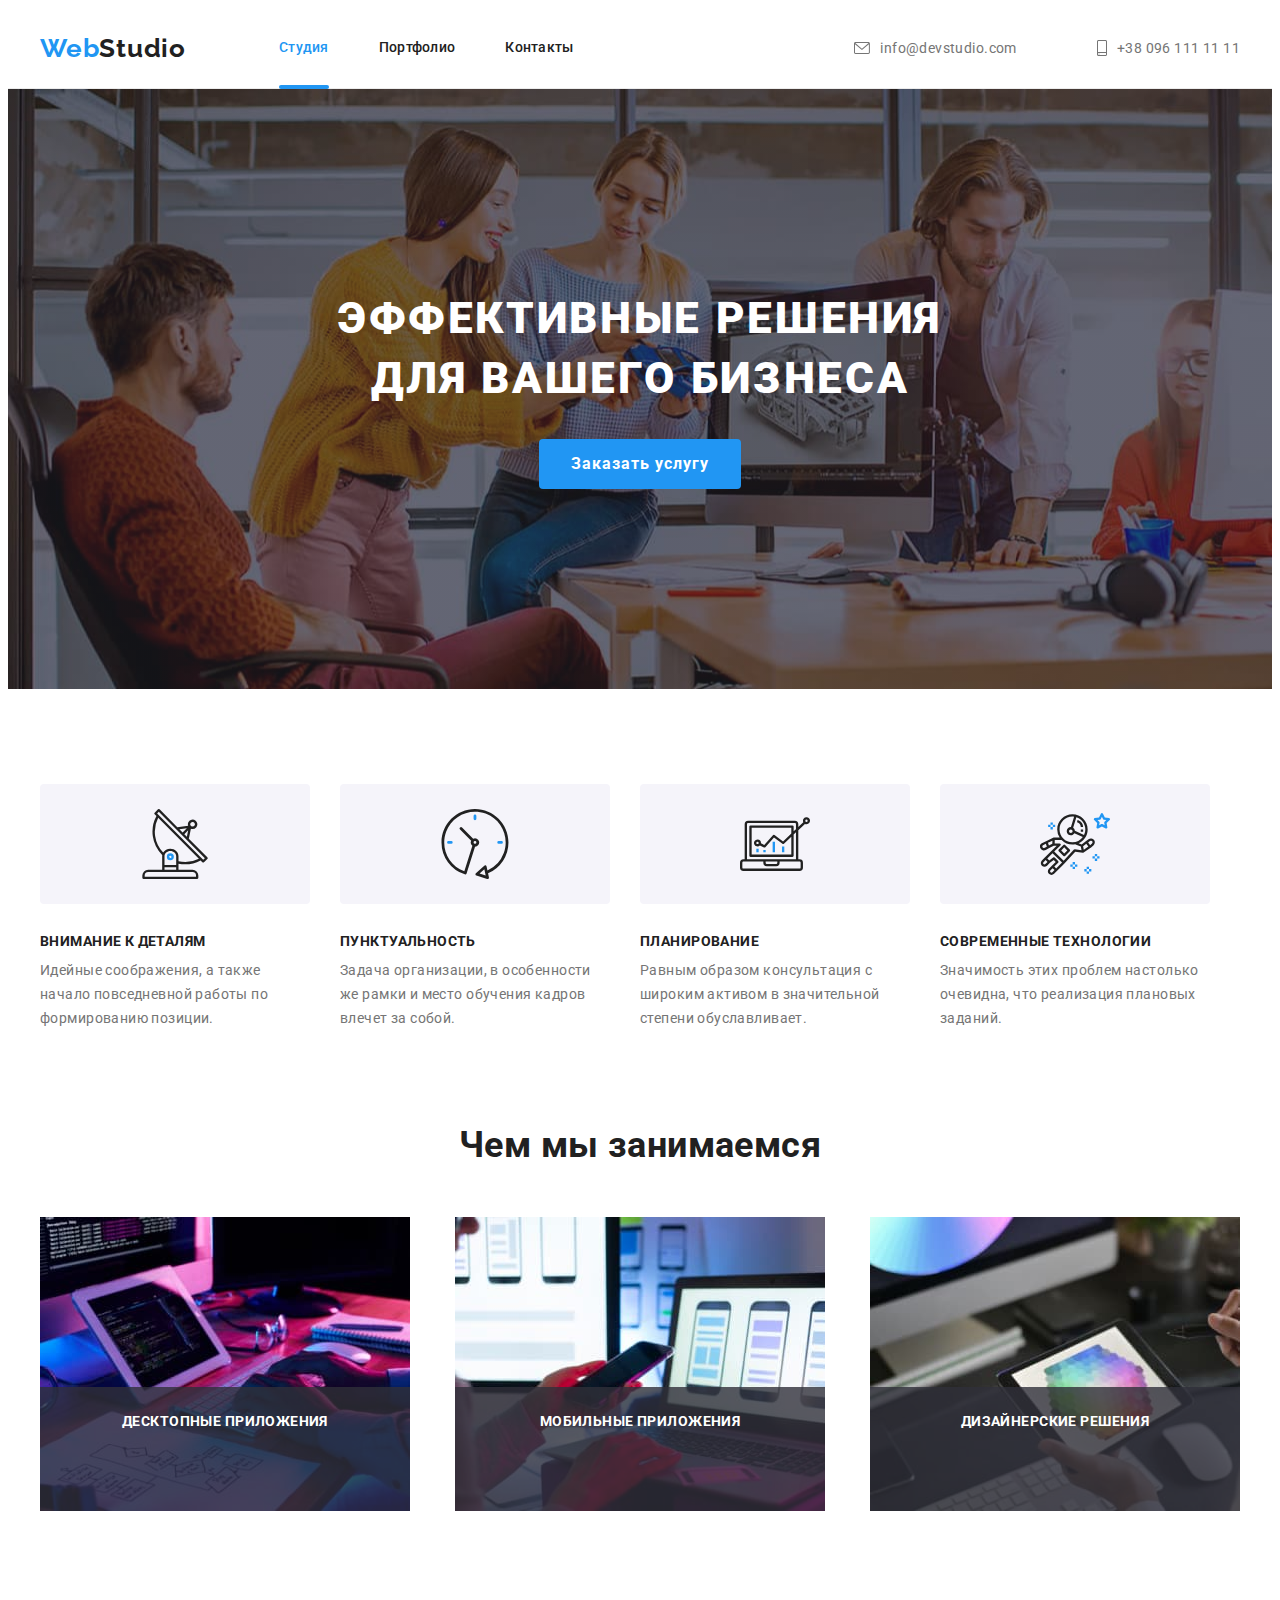
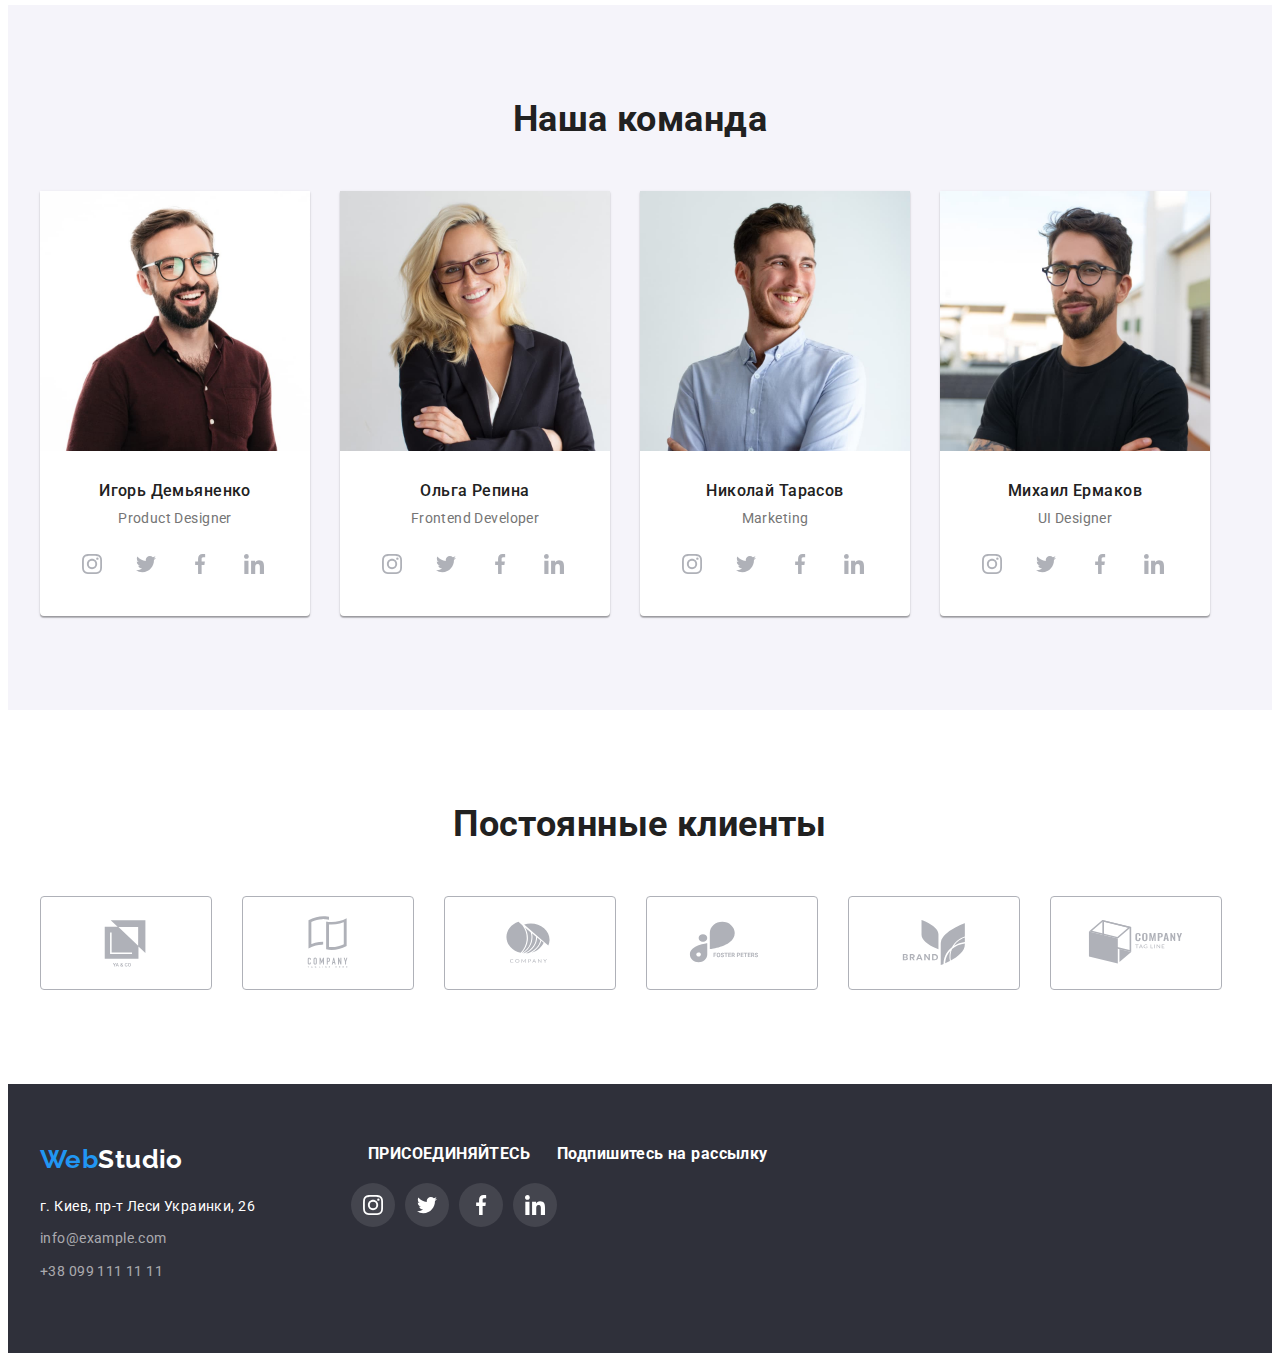
<file: index.html>
<!DOCTYPE html>
<html lang="ru">
  <head>
    <meta charset="UTF-8" />
    <meta http-equiv="X-UA-Compatible" content="IE=edge" />
    <meta name="viewport" content="width=device-width, initial-scale=1.0" />
    <title>Web Studio</title>
    <link
      href="https://fonts.googleapis.com/css2?family=Raleway:wght@700&family=Roboto:wght@400;500;700;900&display=swap"
      rel="stylesheet"
    />
    <link
      rel="stylesheet"
      href="https://cdnjs.cloudflare.com/ajax/libs/modern-normalize/1.1.0/modern-normalize.min.css"
      integrity="sha512-wpPYUAdjBVSE4KJnH1VR1HeZfpl1ub8YT/NKx4PuQ5NmX2tKuGu6U/JRp5y+Y8XG2tV+wKQpNHVUX03MfMFn9Q=="
      crossorigin="anonymous"
      referrerpolicy="no-referrer"
    />
    <link rel="stylesheet" href="./css/styles.css" />
  </head>
  <body>
    <!-- head -->
    <header class="header">
      <div class="container main-nav">
        <nav class="main-nav">
          <a class="logo link" href="/"
            ><span class="logo-link">Web</span>Studio</a
          >
          <ul class="top-nav list">
            <li class="top-nav-item">
              <a class="top-nav link studio active" href="./index.html"
                >Студия</a
              >
            </li>
            <li class="top-nav-item">
              <a class="top-nav link" href="./portfolio.html">Портфолио</a>
            </li>
            <li class="top-nav-item">
              <a class="top-nav link" href="">Контакты</a>
            </li>
          </ul>
        </nav>
        <ul class="top-contacts list">
          <li class="item">
            <a class="link" href="mailto:info@devstudio.com">
              <svg class="item-icon" width="16" height="12">
                <use href="./images/sprite.svg#icon-envelope"></use>
              </svg>
              info@devstudio.com</a
            >
          </li>
          <li class="item">
            <a class="link" href="tel:+380961111111">
              <svg class="item-icon" width="10" height="16">
                <use href="./images/sprite.svg#icon-smartphone"></use>
              </svg>
              +38 096 111 11 11</a
            >
          </li>
        </ul>
      </div>
    </header>
    <main>
      <!-- hero -->
      <section class="hero">
        <div class="container">
          <h1 class="hero-title">Эффективные решения для вашего бизнеса</h1>
          <button class="hero-btn" type="button" data-modal-open>
            Заказать услугу
          </button>
        </div>
      </section>
      <!-- Features -->
      <section class="features section">
        <div class="container">
          <h2 class="features-title">Наши преимущества</h2>
          <ul class="features-list list">
            <li class="item">
              <div class="feature-icon">
                <svg class="item-icon" width="70" height="70">
                  <use href="./images/sprite.svg#icon-antenna"></use>
                </svg>
              </div>
              <h3 class="title">Внимание к деталям</h3>
              <p class="features-description">
                Идейные соображения, а также начало повседневной работы по
                формированию позиции.
              </p>
            </li>
            <li class="item">
              <div class="feature-icon">
                <svg class="item-icon" width="70" height="70">
                  <use href="./images/sprite.svg#icon-clock"></use>
                </svg>
              </div>
              <h3 class="title">Пунктуальность</h3>
              <p class="features-description">
                Задача организации, в особенности же рамки и место обучения
                кадров влечет за собой.
              </p>
            </li>
            <li class="item">
              <div class="feature-icon">
                <svg class="item-icon" width="70" height="70">
                  <use href="./images/sprite.svg#icon-diagram"></use>
                </svg>
              </div>
              <h3 class="title">Планирование</h3>
              <p class="features-description">
                Равным образом консультация с широким активом в значительной
                степени обуславливает.
              </p>
            </li>
            <li class="item">
              <div class="feature-icon">
                <svg class="item-icon" width="70" height="70">
                  <use href="./images/sprite.svg#icon-astronaut"></use>
                </svg>
              </div>
              <h3 class="title">Современные технологии</h3>
              <p class="features-description">
                Значимость этих проблем настолько очевидна, что реализация
                плановых заданий.
              </p>
            </li>
          </ul>
        </div>
      </section>
      <!-- about -->
      <section class="section no-padding">
        <div class="container">
          <h2 class="about-us-title">Чем мы занимаемся</h2>
          <ul class="list about">
            <li class="about-us-item">
              <div class="about-us-overlay">
                <p>Десктопные приложения</p>
                <img
                  src="./images/box1.jpg"
                  alt="our projects"
                  width="370"
                  height="294"
                />
              </div>
            </li>
            <li class="about-us-item">
              <div class="about-us-overlay">
                <p>Мобильные приложения</p>
                <img
                  src="./images/box2.jpg"
                  alt="our projects"
                  width="370"
                  height="294"
                />
              </div>
            </li>
            <li class="about-us-item">
              <div class="about-us-overlay">
                <p>Дизайнерские решения</p>
                <img
                  src="./images/box3.jpg"
                  alt="our projects"
                  width="370"
                  height="294"
                />
              </div>
            </li>
          </ul>
        </div>
      </section>
      <!-- team -->
      <section class="team section">
        <h2 class="team-title">Наша команда</h2>
        <div class="container">
          <ul class="team-list list">
            <li class="team-list-item">
              <img
                class="team-foto"
                src="./images/product-designer.jpg"
                alt="Product Designer"
                width="270"
                height="260"
              />
              <div class="card-content">
                <h3 class="title">Игорь Демьяненко</h3>
                <p class="text">Product Designer</p>
                <ul class="social-list">
                  <li class="social-item">
                    <a href="" class="link">
                      <svg class="soc-item-icon">
                        <use href="./images/sprite.svg#icon-instagram"></use>
                      </svg>
                    </a>
                  </li>
                  <li class="social-item">
                    <a href="" class="link">
                      <svg class="soc-item-icon">
                        <use href="./images/sprite.svg#icon-twitter"></use>
                      </svg>
                    </a>
                  </li>
                  <li class="social-item">
                    <a href="" class="link">
                      <svg class="soc-item-icon">
                        <use href="./images/sprite.svg#icon-facebook"></use>
                      </svg>
                    </a>
                  </li>
                  <li class="social-item">
                    <a href="" class="link">
                      <svg class="soc-item-icon">
                        <use href="./images/sprite.svg#icon-linkedin"></use>
                      </svg>
                    </a>
                  </li>
                </ul>
              </div>
            </li>
            <li class="team-list-item">
              <img
                class="team-foto"
                src="./images/frontend-developer.jpg"
                alt="Frontend Developer"
                width="270"
                height="260"
              />
              <div class="card-content">
                <h3 class="title">Ольга Репина</h3>
                <p class="text">Frontend Developer</p>
                <ul class="social-list">
                  <li class="social-item">
                    <a href="" class="link">
                      <svg class="soc-item-icon">
                        <use href="./images/sprite.svg#icon-instagram"></use>
                      </svg>
                    </a>
                  </li>
                  <li class="social-item">
                    <a href="" class="link">
                      <svg class="soc-item-icon">
                        <use href="./images/sprite.svg#icon-twitter"></use>
                      </svg>
                    </a>
                  </li>
                  <li class="social-item">
                    <a href="" class="link">
                      <svg class="soc-item-icon">
                        <use href="./images/sprite.svg#icon-facebook"></use>
                      </svg>
                    </a>
                  </li>
                  <li class="social-item">
                    <a href="" class="link">
                      <svg class="soc-item-icon">
                        <use href="./images/sprite.svg#icon-linkedin"></use>
                      </svg>
                    </a>
                  </li>
                </ul>
              </div>
            </li>
            <li class="team-list-item">
              <img
                class="team-foto"
                src="./images/marketing.jpg"
                alt="Marketing"
                width="270"
                height="260"
              />
              <div class="card-content">
                <h3 class="title">Николай Тарасов</h3>
                <p class="text">Marketing</p>
                <ul class="social-list">
                  <li class="social-item">
                    <a href="" class="link">
                      <svg class="soc-item-icon">
                        <use href="./images/sprite.svg#icon-instagram"></use>
                      </svg>
                    </a>
                  </li>
                  <li class="social-item">
                    <a href="" class="link">
                      <svg class="soc-item-icon">
                        <use href="./images/sprite.svg#icon-twitter"></use>
                      </svg>
                    </a>
                  </li>
                  <li class="social-item">
                    <a href="" class="link">
                      <svg class="soc-item-icon">
                        <use href="./images/sprite.svg#icon-facebook"></use>
                      </svg>
                    </a>
                  </li>
                  <li class="social-item">
                    <a href="" class="link">
                      <svg class="soc-item-icon">
                        <use href="./images/sprite.svg#icon-linkedin"></use>
                      </svg>
                    </a>
                  </li>
                </ul>
              </div>
            </li>
            <li class="team-list-item">
              <img
                class="team-foto"
                src="./images/ui-designer.jpg"
                alt="UI Designer"
                width="270"
                height="260"
              />
              <div class="card-content">
                <h3 class="title">Михаил Ермаков</h3>
                <p class="text">UI Designer</p>
                <ul class="social-list">
                  <li class="social-item">
                    <a href="" class="link">
                      <svg class="soc-item-icon">
                        <use href="./images/sprite.svg#icon-instagram"></use>
                      </svg>
                    </a>
                  </li>
                  <li class="social-item">
                    <a href="" class="link">
                      <svg class="soc-item-icon">
                        <use href="./images/sprite.svg#icon-twitter"></use>
                      </svg>
                    </a>
                  </li>
                  <li class="social-item">
                    <a href="" class="link">
                      <svg class="soc-item-icon">
                        <use href="./images/sprite.svg#icon-facebook"></use>
                      </svg>
                    </a>
                  </li>
                  <li class="social-item">
                    <a href="" class="link">
                      <svg class="soc-item-icon">
                        <use href="./images/sprite.svg#icon-linkedin"></use>
                      </svg>
                    </a>
                  </li>
                </ul>
              </div>
            </li>
          </ul>
        </div>
      </section>
      <!-- clients -->
      <section class="clients section">
        <div class="container">
          <h2 class="team-title">Постоянные клиенты</h2>
          <ul class="clients-item">
            <li class="list">
              <a class="link" href="">
                <svg class="clients-svg">
                  <use href="./images/sprite.svg#icon-yaco-logo"></use>
                </svg>
              </a>
            </li>
            <li class="list">
              <a class="link" href="">
                <svg class="clients-svg">
                  <use href="./images/sprite.svg#icon-tagline-logo"></use>
                </svg>
              </a>
            </li>
            <li class="list">
              <a class="link" href="">
                <svg class="clients-svg">
                  <use href="./images/sprite.svg#icon-company-logo"></use>
                </svg>
              </a>
            </li>
            <li class="list">
              <a class="link" href="">
                <svg class="clients-svg">
                  <use href="./images/sprite.svg#icon-foster"></use>
                </svg>
              </a>
            </li>
            <li class="list">
              <a class="link" href="">
                <svg class="clients-svg">
                  <use href="./images/sprite.svg#icon-brand"></use>
                </svg>
              </a>
            </li>
            <li class="list">
              <a class="link" href="">
                <svg class="clients-svg">
                  <use href="./images/sprite.svg#icon-tag-logo"></use>
                </svg>
              </a>
            </li>
          </ul>
        </div>
      </section>
    </main>
    <!-- footer -->
    <footer>
      <div class="container">
        <div class="footer-main">
          <div class="footer-left">
            <a class="footer-logo link" href="./index.html"
              ><span class="logo-link">Web</span>Studio</a
            >
            <address>
              <a
                class="footer-location link"
                href="https://goo.gl/maps/7Ep2g2B2rvwe2ufp7"
                target="_blank"
                rel="noreferrer noopener"
              >
                г. Киев, пр-т Леси Украинки, 26</a
              >
              <ul class="footer-nav list">
                <li>
                  <a class="link" href="mailto:info@example.com"
                    >info@example.com</a
                  >
                </li>
                <li>
                  <a class="link" href="tel:+380991111111">+38 099 111 11 11</a>
                </li>
              </ul>
            </address>
          </div>
          <div class="footer-soc">
            <h3>Присоединяйтесь</h3>
            <ul class="footer-soc-list">
              <li class="footer-soc-item">
                <a href="" class="footer-soc-link list">
                  <svg class="soc-item-icon">
                    <use href="./images/sprite.svg#icon-instagram"></use>
                  </svg>
                </a>
              </li>
              <li class="footer-soc-item">
                <a href="" class="footer-soc-link list">
                  <svg class="soc-item-icon">
                    <use href="./images/sprite.svg#icon-twitter"></use>
                  </svg>
                </a>
              </li>
              <li class="footer-soc-item">
                <a href="" class="footer-soc-link list">
                  <svg class="soc-item-icon">
                    <use href="./images/sprite.svg#icon-facebook"></use>
                  </svg>
                </a>
              </li>
              <li class="footer-soc-item">
                <a href="" class="footer-soc-link list">
                  <svg class="soc-item-icon">
                    <use href="./images/sprite.svg#icon-linkedin"></use>
                  </svg>
                </a>
              </li>
            </ul>
          </div>
          <div class="footer-right">
            <form action=""></form>
            <h3>Подпишитесь на рассылку</h3>
          </div>
        </div>
      </div>
    </footer>
    <div class="backdrop is-hidden" data-modal>
      <div class="modal">
        <button class="modal-close" data-modal-close type="button">
          <svg class="close-modal-icon">
            <use href="./images/sprite.svg#icon-close-modal"></use>
          </svg>
        </button>
      </div>
    </div>
    <script src="./js/modal.js" defer></script>
  </body>
</html>
</file>
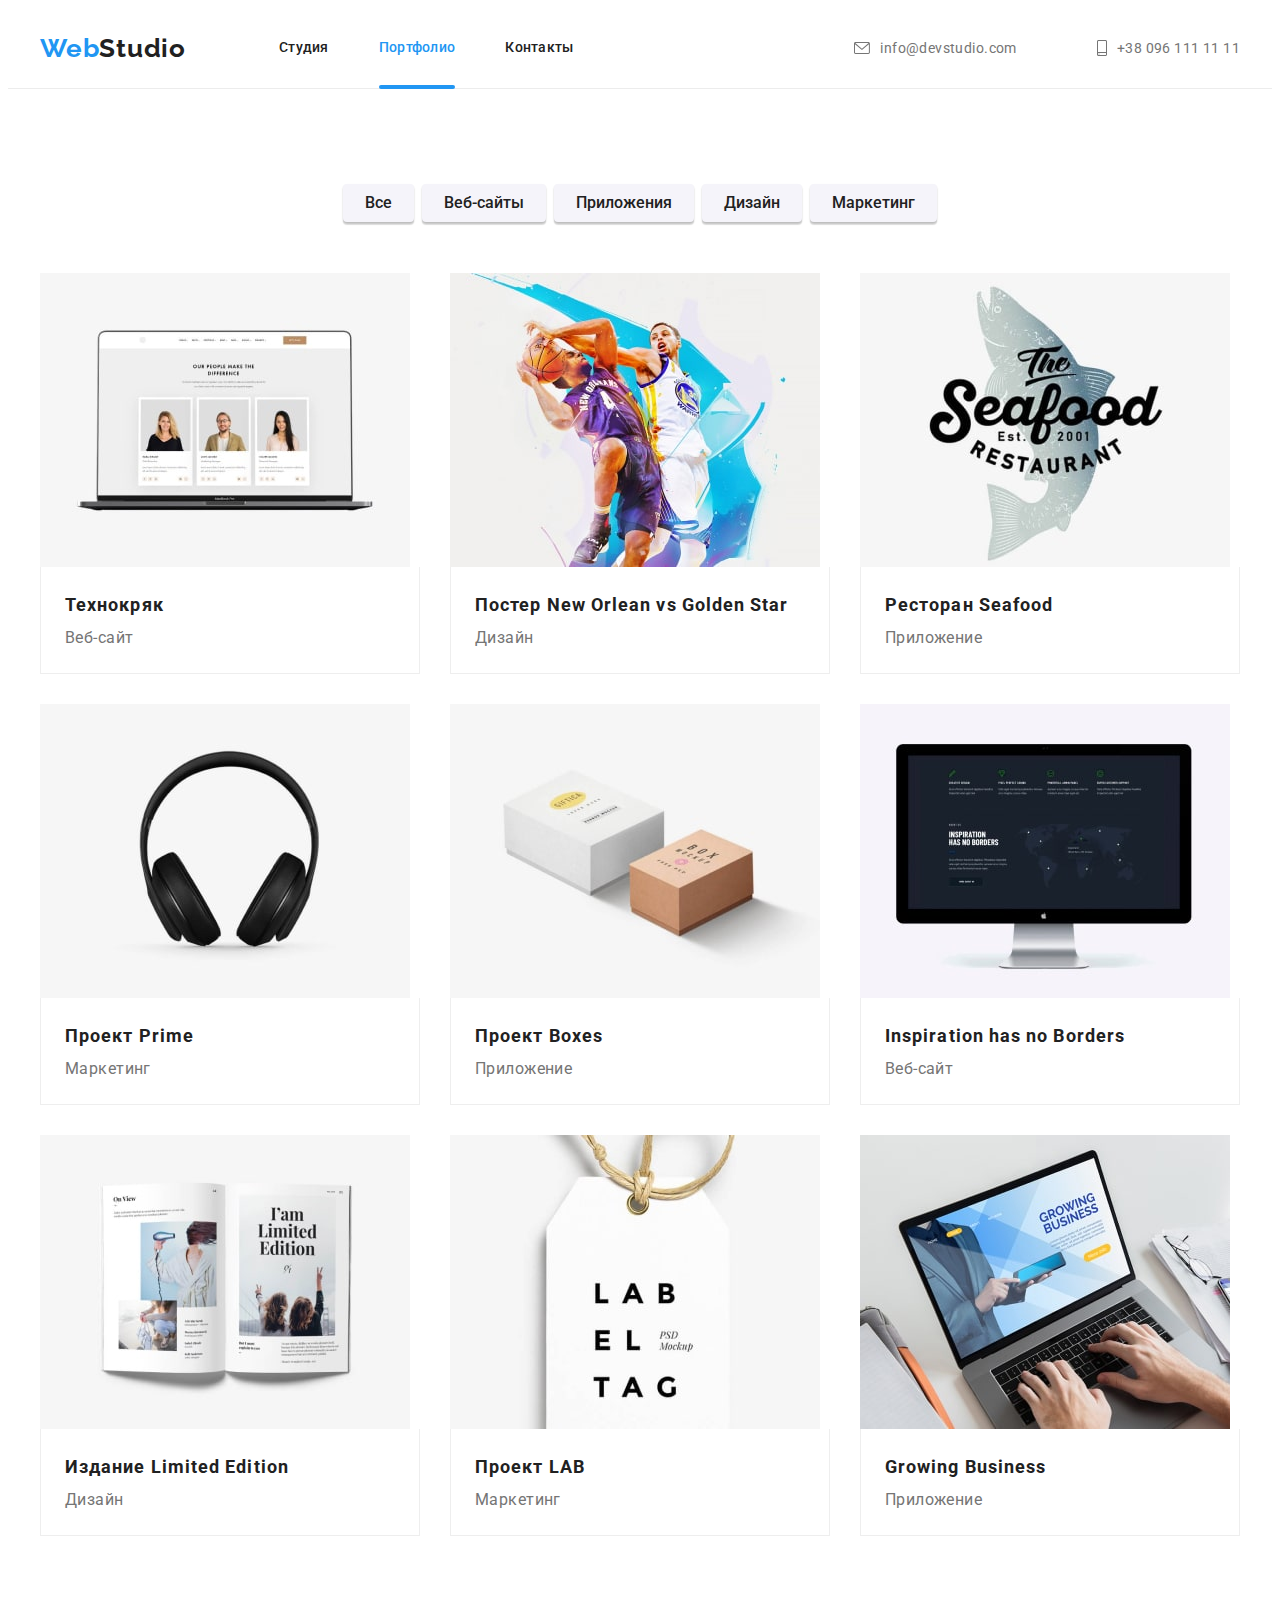
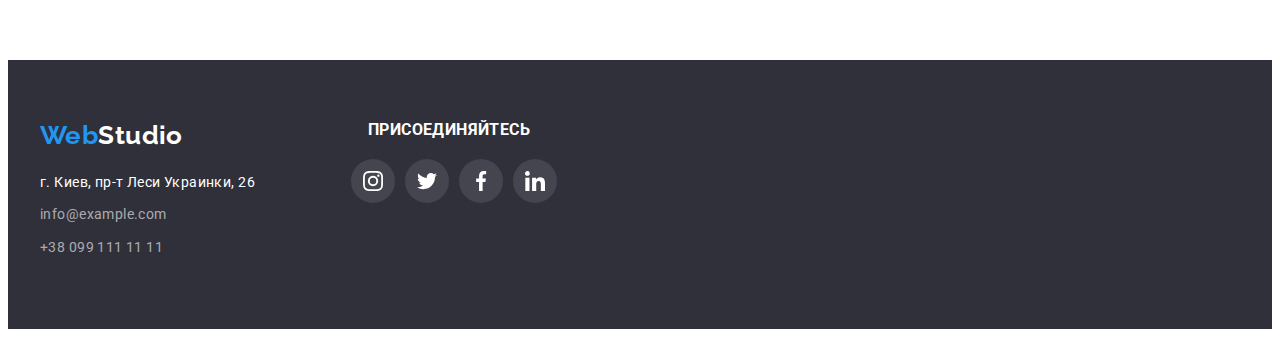
<file: portfolio.html>
<!DOCTYPE html>
<html lang="en">
  <head>
    <meta charset="UTF-8" />
    <meta http-equiv="X-UA-Compatible" content="IE=edge" />
    <meta name="viewport" content="width=device-width, initial-scale=1.0" />
    <title>Portfolio</title>
    <link
      href="https://fonts.googleapis.com/css2?family=Raleway:wght@700&family=Roboto:wght@400;500;700;900&display=swap"
      rel="stylesheet"
    />
    <link
      rel="stylesheet"
      href="https://cdnjs.cloudflare.com/ajax/libs/modern-normalize/1.1.0/modern-normalize.min.css"
      integrity="sha512-wpPYUAdjBVSE4KJnH1VR1HeZfpl1ub8YT/NKx4PuQ5NmX2tKuGu6U/JRp5y+Y8XG2tV+wKQpNHVUX03MfMFn9Q=="
      crossorigin="anonymous"
      referrerpolicy="no-referrer"
    />
    <link rel="stylesheet" href="./css/styles.css" />
  </head>
  <body>
    <!-- head -->
    <header class="header">
      <div class="container main-nav">
        <nav class="main-nav">
          <a class="logo link" href="/"
            ><span class="logo-link">Web</span>Studio</a
          >
          <ul class="top-nav list">
            <li class="top-nav-item">
              <a class="top-nav link" href="./index.html">Студия</a>
            </li>
            <li class="top-nav-item">
              <a class="top-nav link portfolio active" href="./portfolio.html"
                >Портфолио</a
              >
            </li>
            <li class="top-nav-item">
              <a class="top-nav link" href="">Контакты</a>
            </li>
          </ul>
        </nav>
        <ul class="top-contacts list">
          <li class="item">
            <a class="link" href="mailto:info@devstudio.com">
              <svg class="item-icon" width="16" height="12">
                <use href="./images/sprite.svg#icon-envelope"></use>
              </svg>
              info@devstudio.com</a
            >
          </li>
          <li class="item">
            <a class="link" href="tel:+380961111111">
              <svg class="item-icon" width="10" height="16">
                <use href="./images/sprite.svg#icon-smartphone"></use>
              </svg>
              +38 096 111 11 11</a
            >
          </li>
        </ul>
      </div>
    </header>
    <!-- main -->
    <section class="section">
      <!-- main menu-->
      <div class="container flex">
        <h1 class="main-title">Наши работы</h1>
        <ul class="main-list list">
          <li class="main-item">
            <button class="portfolio-main-btn" type="button">Все</button>
          </li>
          <li class="main-item">
            <button class="portfolio-main-btn" type="button">Веб-сайты</button>
          </li>
          <li class="main-item">
            <button class="portfolio-main-btn" type="button">Приложения</button>
          </li>
          <li class="main-item">
            <button class="portfolio-main-btn" type="button">Дизайн</button>
          </li>
          <li class="main-item">
            <button class="portfolio-main-btn" type="button">Маркетинг</button>
          </li>
        </ul>

        <!-- examples -->
        <h2 class="example-title-hide">Примеры работ</h2>
        <ul class="list example-card">
          <li class="card-portfolio">
            <div class="card-thumb">
              <div class="card-overlay">
                <p>
                  Технокряк это современная площадка распространения
                  коронавируса. Компании используют эту платформу для цифрового
                  шпионажа и атак на защищённые сервера конкурентов.
                </p>
              </div>
              <img
                class="example-img"
                src="./images/portfolio/tehno.jpg"
                alt="Технокряк"
                width="370"
                height="294"
              />
            </div>
            <div class="portfolio-card-description">
              <h2 class="example-title">Технокряк</h2>
              <p class="example-description">Веб-сайт</p>
            </div>
          </li>
          <li class="card-portfolio">
            <div class="card-thumb">
              <div class="card-overlay">
                <p>
                  Технокряк это современная площадка распространения
                  коронавируса. Компании используют эту платформу для цифрового
                  шпионажа и атак на защищённые сервера конкурентов.
                </p>
              </div>
              <img
                class="example-img"
                src="./images/portfolio/orlean.jpg"
                alt="Постер New Orlean vs Golden Star"
                width="370"
                height="294"
              />
            </div>
            <div class="portfolio-card-description">
              <h2 class="example-title">Постер New Orlean vs Golden Star</h2>
              <p class="example-description">Дизайн</p>
            </div>
          </li>
          <li class="card-portfolio">
            <div class="card-thumb">
              <div class="card-overlay">
                <p>
                  Технокряк это современная площадка распространения
                  коронавируса. Компании используют эту платформу для цифрового
                  шпионажа и атак на защищённые сервера конкурентов.
                </p>
              </div>
              <img
                class="example-img"
                src="./images/portfolio/seafood.jpg"
                alt="Ресторан Seafood"
                width="370"
                height="294"
              />
            </div>
            <div class="portfolio-card-description">
              <h2 class="example-title">Ресторан Seafood</h2>
              <p class="example-description">Приложение</p>
            </div>
          </li>
          <li class="card-portfolio">
            <div class="card-thumb">
              <div class="card-overlay">
                <p>
                  Технокряк это современная площадка распространения
                  коронавируса. Компании используют эту платформу для цифрового
                  шпионажа и атак на защищённые сервера конкурентов.
                </p>
              </div>
              <img
                class="example-img"
                src="./images/portfolio/prime.jpg"
                alt="Проект Prime"
                width="370"
                height="294"
              />
            </div>
            <div class="portfolio-card-description">
              <h2 class="example-title">Проект Prime</h2>
              <p class="example-description">Маркетинг</p>
            </div>
          </li>
          <li class="card-portfolio">
            <div class="card-thumb">
              <div class="card-overlay">
                <p>
                  Технокряк это современная площадка распространения
                  коронавируса. Компании используют эту платформу для цифрового
                  шпионажа и атак на защищённые сервера конкурентов.
                </p>
              </div>
              <img
                class="example-img"
                src="./images/portfolio/boxes.jpg"
                alt="Проект Boxes"
                width="370"
                height="294"
              />
            </div>
            <div class="portfolio-card-description">
              <h2 class="example-title">Проект Boxes</h2>
              <p class="example-description">Приложение</p>
            </div>
          </li>
          <li class="card-portfolio">
            <div class="card-thumb">
              <div class="card-overlay">
                <p>
                  Технокряк это современная площадка распространения
                  коронавируса. Компании используют эту платформу для цифрового
                  шпионажа и атак на защищённые сервера конкурентов.
                </p>
              </div>
              <img
                class="example-img"
                src="./images/portfolio/inspiration.jpg"
                alt="Inspiration has no Borders"
                width="370"
                height="294"
              />
            </div>
            <div class="portfolio-card-description">
              <h2 class="example-title">Inspiration has no Borders</h2>
              <p class="example-description">Веб-сайт</p>
            </div>
          </li>
          <li class="card-portfolio">
            <div class="card-thumb">
              <div class="card-overlay">
                <p>
                  Технокряк это современная площадка распространения
                  коронавируса. Компании используют эту платформу для цифрового
                  шпионажа и атак на защищённые сервера конкурентов.
                </p>
              </div>
              <img
                class="example-img"
                src="./images/portfolio/limited.jpg"
                alt="Издание Limited Edition"
                width="370"
                height="294"
              />
            </div>
            <div class="portfolio-card-description">
              <h2 class="example-title">Издание Limited Edition</h2>
              <p class="example-description">Дизайн</p>
            </div>
          </li>
          <li class="card-portfolio">
            <div class="card-thumb">
              <div class="card-overlay">
                <p>
                  Технокряк это современная площадка распространения
                  коронавируса. Компании используют эту платформу для цифрового
                  шпионажа и атак на защищённые сервера конкурентов.
                </p>
              </div>
              <img
                class="example-img"
                src="./images/portfolio/lab.jpg"
                alt="Проект LAB"
                width="370"
                height="294"
              />
            </div>
            <div class="portfolio-card-description">
              <h2 class="example-title">Проект LAB</h2>
              <p class="example-description">Маркетинг</p>
            </div>
          </li>
          <li class="card-portfolio">
            <div class="card-thumb">
              <div class="card-overlay">
                <p>
                  Технокряк это современная площадка распространения
                  коронавируса. Компании используют эту платформу для цифрового
                  шпионажа и атак на защищённые сервера конкурентов.
                </p>
              </div>
              <img
                class="example-img"
                src="./images/portfolio/growing.jpg"
                alt="Growing Business"
                width="370"
                height="294"
              />
            </div>
            <div class="portfolio-card-description">
              <h2 class="example-title">Growing Business</h2>
              <p class="example-description">Приложение</p>
            </div>
          </li>
        </ul>
      </div>
    </section>
    <!-- footer -->
    <footer>
      <div class="container">
        <div class="footer-main">
          <div class="footer-left">
            <a class="footer-logo link" href="./index.html"
              ><span class="logo-link">Web</span>Studio</a
            >
            <address>
              <a
                class="footer-location link"
                href="https://goo.gl/maps/7Ep2g2B2rvwe2ufp7"
                target="_blank"
                rel="noreferrer noopener"
              >
                г. Киев, пр-т Леси Украинки, 26</a
              >
              <ul class="footer-nav list">
                <li>
                  <a class="link" href="mailto:info@example.com"
                    >info@example.com</a
                  >
                </li>
                <li>
                  <a class="link" href="tel:+380991111111">+38 099 111 11 11</a>
                </li>
              </ul>
            </address>
          </div>
          <div class="footer-soc">
            <h3>Присоединяйтесь</h3>
            <ul class="footer-soc-list">
              <li class="footer-soc-item">
                <a href="" class="footer-soc-link list">
                  <svg class="soc-item-icon">
                    <use href="./images/sprite.svg#icon-instagram"></use>
                  </svg>
                </a>
              </li>
              <li class="footer-soc-item">
                <a href="" class="footer-soc-link list">
                  <svg class="soc-item-icon">
                    <use href="./images/sprite.svg#icon-twitter"></use>
                  </svg>
                </a>
              </li>
              <li class="footer-soc-item">
                <a href="" class="footer-soc-link list">
                  <svg class="soc-item-icon">
                    <use href="./images/sprite.svg#icon-facebook"></use>
                  </svg>
                </a>
              </li>
              <li class="footer-soc-item">
                <a href="" class="footer-soc-link list">
                  <svg class="soc-item-icon">
                    <use href="./images/sprite.svg#icon-linkedin"></use>
                  </svg>
                </a>
              </li>
            </ul>
          </div>
        </div>
      </div>
    </footer>
  </body>
</html>
</file>
<file: css/styles.css>
:root {
  --main-text-color: #757575;
  --title-text-color: #212121;
  --accent-color: #2196f3;
  --main-bacground-color: #ffffff;
  --main-font: Roboto, sans-serif;
  --secondary-font: Raleway, sans-serif;
  --footer-color: #2f303a;
  --section-bacground-color: #f5f4fa;
  --main-effects: cubic-bezier(0.4, 0, 0.2, 1);
}

.list {
  list-style-type: none;
}

.link {
  text-decoration: none;
}
h1,
h2,
h3,
h4,
h5,
h6,
p,
ul {
  margin: 0;
  padding: 0;
}

img {
  display: block;
  max-width: 100%;
  height: auto;
}

body {
  font-family: var(--main-font);
  background-color: var(--main-background-color);
  color: var(--main-text-color);
  font-size: 14px;
  letter-spacing: 0.03em;
}
.container {
  width: 1200px;
  padding-right: 15px;
  padding-left: 15px;
  margin: 0 auto;
}

.section {
  padding-top: 94px;
  padding-bottom: 94px;
}

/* =============== Header =============== */

header {
  background-color: var(--main-bacground-color);
  border-bottom: 1px solid #ececec;
}

.main-nav,
.top-nav,
.top-contacts {
  display: flex;
  align-items: center;
}

.main-nav .link {
  display: flex;
  align-items: center;
}

.top-nav-item:not(:last-child) {
  margin-right: 50px;
}

.logo {
  margin-right: 93px;
}

.item-icon {
  fill: var(--main-text-color);
  transition: fill 250ms var(--main-effects);
}

.item-icon:hover .link {
  fill: #ffffff;
}

.link .item-icon {
  margin-right: 10px;
}

.top-contacts .item + .item {
  margin-left: 50px;
}

.top-contacts {
  margin-left: auto;
}

.logo {
  font-family: var(--secondary-font);
  font-weight: 700;
  font-size: 26px;
  line-height: 1.19;
  letter-spacing: 0.03em;
  color: var(--title-text-color);
}

.logo-link {
  color: #2196f3;
}

.top-nav .link {
  display: block;
  position: relative;
  padding-top: 32px;
  padding-bottom: 32px;
  color: var(--title-text-color);
  font-family: var(--main-font);
  font-weight: 500;
  font-size: 14px;
  line-height: 1.14;
  letter-spacing: 0.02em;
  transition: color 250ms var(--main-effects);
}

.top-contacts .link {
  color: var(--main-text-color);
  transition: color 250ms var(--main-effects);
}

.active::after {
  content: "";
  position: absolute;
  left: 0;
  bottom: -1px;
  display: block;
  width: 100%;
  height: 4px;
  border-radius: 2px;
  background-color: var(--accent-color);
}

.top-nav.studio,
.top-nav.portfolio {
  color: var(--accent-color);
}

.top-nav .link:hover,
.top-nav .link:focus,
.top-contacts .link:hover,
.top-contacts .link:focus {
  color: var(--accent-color);
}

.link:hover .item-icon,
.link:focus .item-icon {
  fill: var(--accent-color);
}

/* hero */

.hero {
  background-color: var(--footer-color);
  background-image: linear-gradient(
      to right,
      rgba(47, 48, 58, 0.4),
      rgba(47, 48, 58, 0.4)
    ),
    url("../images/hero.jpg");
  max-width: 1600px;
  background-repeat: no-repeat;
  margin-left: auto;
  margin-right: auto;
  text-align: center;
  padding-top: 200px;
  padding-bottom: 200px;
}

.hero-title {
  margin: 0 auto 30px;
  max-width: 696px;
  font-family: var(--main-font);
  font-weight: 900;
  font-size: 44px;
  line-height: 1.36;
  letter-spacing: 0.06em;
  text-transform: uppercase;
  color: var(--main-bacground-color);
}

.hero-btn {
  display: inline-block;
  padding: 10px 32px;
  border-radius: 4px;
  border: none;

  font-family: var(--main-font);
  font-weight: 700;
  font-size: 16px;
  line-height: 1.87;
  letter-spacing: 0.06em;

  background: var(--accent-color);
  color: var(--main-bacground-color);
  cursor: pointer;

  transition: background-color 250ms var(--main-effects),
    box-shadow 250ms var(--main-effects);
}

.hero-btn:hover,
.hero-btn:focus {
  background-color: #188ce8;
  box-shadow: 0px 4px 4px rgba(0, 0, 0, 0.15);
}

/* =============== Features =============== */

.features-title {
  width: 1px;
  height: 1px;
  overflow: hidden;
  opacity: 0;
}

.features-list {
  display: flex;
}

.features-list .item {
  width: 270px;
}

.feature-icon {
  display: flex;
  align-items: center;
  justify-content: center;
  height: 120px;
  margin-bottom: 30px;
  border-radius: 4px;
  background-color: var(--section-bacground-color);
}

.item:not(:last-child) {
  margin-right: 30px;
}

.item .title {
  margin-bottom: 10px;
}

.features-list .title {
  font-weight: 700;
  font-size: 14px;
  line-height: 1.14;
  text-transform: uppercase;
  color: var(--title-text-color);
}

.features-list .features-description {
  line-height: 1.71;
  letter-spacing: 0.03em;
}

/* =============== about ===============*/

.about {
  display: flex;
  justify-content: space-between;
}

.section.no-padding {
  padding-top: 0;
}

.about-us-title {
  text-align: center;
  font-weight: 700;
  font-size: 36px;
  line-height: 1.16;
  color: var(--title-text-color);
  margin-bottom: 50px;
}

.about {
  position: relative;
}

.about-us-item {
  display: flex;
  align-items: flex-end;
}

.about-us-overlay {
  overflow: hidden;
  position: relative;
  bottom: 0;
}

.about-us-overlay > p {
  position: absolute;
  bottom: 0;

  width: 100%;
  height: 70px;
  padding: 27px 0;

  font-family: var(--main-font);
  font-weight: 700;
  line-height: 1.14;
  color: var(--main-bacground-color);
  text-transform: uppercase;
  text-align: center;
  background: rgba(47, 48, 58, 0.8);
}

/* =============== team =============== */

.team {
  background-color: var(--section-bacground-color);
}

.team-title {
  text-align: center;
  margin-bottom: 50px;
  font-weight: 700;
  font-size: 36px;
  line-height: 1.16;
  color: var(--title-text-color);
}

.team-list {
  display: flex;
}

.team-list-item {
  background-color: var(--main-bacground-color);
}

/* ------ social ------ */
.social-list {
  display: flex;
}

.soc-item-icon {
  width: 20px;
  height: 20px;
  fill: #afb1b8;
  transition: fill 250ms var(--main-effects);
}

.social-item {
  width: 44px;
  height: 44px;
}

.social-item .link {
  width: 100%;
  height: 100%;
  border-radius: 50%;
  display: flex;
  align-items: center;
  justify-content: center;
  transition: color 250ms var(--main-effects),
    background-color 250ms var(--main-effects);
}

.social-item .link:hover .soc-item-icon {
  fill: var(--main-bacground-color);
}

.social-item .link:hover {
  background-color: var(--accent-color);
}

.social-item:not(:last-child) {
  margin-right: 10px;
}

.social-list:hover .item-icon {
  fill: #ffffff;
  background-color: var(--accent-color);
}

.team-list-item {
  width: 270px;
  background-color: var(--main-bacground-color);
  box-shadow: 0px 1px 3px rgba(0, 0, 0, 0.12), 0px 1px 1px rgba(0, 0, 0, 0.14),
    0px 2px 1px rgba(0, 0, 0, 0.2);
  border-radius: 0px 0px 4px 4px;
}

.team-list .title {
  font-weight: 500;
  font-size: 16px;
  line-height: 1.19;
  margin-bottom: 10px;
  text-align: center;
  color: var(--title-text-color);
}

.team-list-item:not(:last-child) {
  margin-right: 30px;
}

.card-content {
  text-align: center;
  padding: 30px;
}

.card-content .text {
  margin-bottom: 16px;
}

.social-item {
  display: inline-flex;
  justify-content: center;
  align-items: center;
  height: 44px;
  width: 44px;
  border-radius: 50%;
}

.social-item:not(:last-child) {
  margin-right: 10px;
}

/* =============== clients =============== */

.clients-item .link {
  display: flex;
  justify-content: center;
  align-items: center;
  width: 170px;
  height: 92px;
  border: 1px solid #afb1b8;
  border-radius: 4px;
  transition: border 250ms var(--main-effects);
}

.clients-svg {
  fill: #afb1b8;
  transition: fill 250ms var(--main-effects);
}

.clients-svg {
  width: 106px;
  height: 60px;
}

.clients-item .list {
  display: flex;
  align-items: center;
  justify-content: center;
}

.clients-item {
  display: flex;
}

.clients-item .list:not(:last-child) {
  margin-right: 30px;
}

.clients-item .link:hover,
.clients-item .link:focus {
  border: 1px solid var(--accent-color);
  outline: none;
}

.clients-item .link:hover .clients-svg,
.clients-item .link:focus .clients-svg {
  fill: var(--accent-color);
}

/* =============== footer =============== */

footer {
  background-color: var(--footer-color);
  color: var(--main-bacground-color);
}

.footer-main {
  display: flex;
  padding-top: 60px;
  padding-bottom: 60px;
}

.footer-left {
  width: 231px;
}

.footer-logo {
  display: block;
  font-family: var(--secondary-font);
  font-weight: 700;
  font-size: 26px;
  line-height: 1.19;
  color: var(--main-bacground-color);
  margin-bottom: 20px;
}

.footer-nav .link {
  display: block;
  margin-bottom: 9px;
  margin-top: 9px;
}

.footer-location,
.footer-nav .link {
  font-family: Roboto;
  font-style: normal;
  line-height: 1.71;
  color: var(--main-bacground-color);
  transition: color 250 ms var(--main-effects);
}

.footer-location {
  color: var(--main-bacground-color);
  transition: color 250ms var(--main-effects);
}

.footer-nav .link {
  color: rgba(255, 255, 255, 0.6);
  transition: color 250ms var(--main-effects);
}

.footer-location:hover,
.footer-location:focus,
.footer-nav .link:hover,
.footer-nav .link:focus {
  color: var(--accent-color);
}
.footer-soc .soc-item-icon {
  width: 20px;
  height: 20px;
  fill: var(--main-bacground-color);
}

.footer-soc-list {
  display: flex;
}

.footer-left {
  margin-right: 70px;
}

.footer-soc-item {
  display: flex;
  height: 44px;
  width: 44px;
  background-color: rgba(255, 255, 255, 0.1);
  margin-left: 10px;
  border-radius: 50%;
}

.footer-soc-link {
  display: flex;
  align-items: center;
  justify-content: center;
  width: 100%;
  height: 100%;
  transition: background-color 250ms var(--main-effects);
  border-radius: 50%;
}

.footer-soc-link:hover,
.footer-soc-link:focus {
  background-color: var(--accent-color);
}

.footer-soc h3 {
  text-transform: uppercase;
  margin-bottom: 20px;
  text-align: center;
}

.footer-right {
}

/* =============== portfolio main ===============*/

.portfolio-main-btn {
  font-family: var(--main-font);
  padding: 6px 22px;
  font-weight: 500;
  font-size: 16px;
  line-height: 1.62;
  color: var(--title-text-color);
  background-color: var(--section-bacground-color);
  cursor: pointer;
  border: none;
  border-radius: 4px;
  box-shadow: 0px 3px 1px rgba(0, 0, 0, 0.1), 0px 1px 2px rgba(0, 0, 0, 0.08),
    0px 2px 2px rgba(0, 0, 0, 0.12);

  transition: background-color 250ms var(--main-effects),
    color 250ms var(--main-effects);
}

.portfolio-main-btn:hover,
.portfolio-main-btn:focus {
  background-color: var(--accent-color);
  color: var(--main-bacground-color);
  outline: none;
}

/* =============== backdrop ===============*/

.backdrop {
  position: fixed;
  top: 0;
  left: 0;
  width: 100%;
  height: 100%;

  background: rgba(0, 0, 0, 0.2);
  box-shadow: 0px 4px 4px rgba(0, 0, 0, 0.25);
}

.backdrop.is-hidden {
  opacity: 0;
  pointer-events: none;
  visibility: hidden;
  transition: opacity 250ms var(--main-effects),
    transform 250ms var(--main-effects), visibility 250ms var(--main-effects);
}

.backdrop.is-hidden .modal {
  transform: scale(0.1);
  transition: transform 250ms var(--main-effects);
}

/* =============== modal ===============*/

.modal {
  position: absolute;
  min-width: 528px;
  min-height: 581px;
  top: 50%;
  left: 50%;

  box-shadow: 0px 1px 3px rgba(0, 0, 0, 0.12), 0px 1px 1px rgba(0, 0, 0, 0.14),
    0px 2px 1px rgba(0, 0, 0, 0.2);
  border-radius: 4px;

  background-color: var(--main-bacground-color);
  transform: translate(-50%, -50%) scale(1);
  transition: transform 250ms var(--main-effects);
}

.modal-close {
  position: absolute;
  display: flex;
  align-items: center;
  justify-content: center;
  height: 30px;
  width: 30px;
  top: 8px;
  right: 8px;
  background-color: transparent;
  border-radius: 50%;
  border: 1px solid rgba(0, 0, 0, 0.1);
  cursor: pointer;
}

.close-modal-icon {
  display: flex;
  align-items: center;
  justify-content: center;
  width: 11px;
  height: 11px;
  fill: #000000;

  transition: fill 250ms var(--main-effects);
}

.modal-close:hover .close-modal-icon {
  fill: var(--accent-color);
}

/* =============== portfolio examples ===============*/
.example-card {
  display: flex;
  flex-wrap: wrap;
  margin-left: -30px;
}

.main-list {
  display: flex;
  justify-content: center;
  margin-bottom: 50px;
}
.main-title {
  width: 1px;
  height: 1px;
  overflow: hidden;
  opacity: 0;
}

.main-item + .main-item {
  margin-left: 8px;
}
.example-title {
  color: var(--title-text-color);
}
.example-title {
  font-weight: 700;
  font-size: 18px;
  line-height: 2;
  letter-spacing: 0.06em;
}
.example-title-hide {
  width: 1px;
  height: 1px;
  overflow: hidden;
  opacity: 0;
}

.example-description {
  font-size: 16px;
  line-height: 1.87;
  color: var(--main-text-color);
}

.card-thumb {
  position: relative;
  pointer-events: none;
  overflow: hidden;
}

.card-portfolio {
  flex-basis: calc((100% - 90px) / 3);
  margin-left: 30px;
  margin-bottom: 30px;
  transition: box-shadow 250ms var(--main-effects);
}

.card-thumb::before {
  position: absolute;
  content: "";
  height: 100%;
  width: 100%;
  transform: translateY(100%);

  transition: transform 250ms var(--main-effects);
}

.portfolio-card-description {
  border-right: 1px solid #eeeeee;
  border-bottom: 1px solid #eeeeee;
  border-left: 1px solid #eeeeee;
}

.card-overlay {
  position: absolute;
  top: 0;
  left: 0;
  width: 100%;
  height: 100%;
  transform: translateY(100%);
  transition: transform 250ms var(--main-effects);
  background-color: rgba(33, 150, 243, 0.9);
}

.card-overlay > p {
  margin: 63px 24px;
  color: var(--main-bacground-color);
  font-family: var(--main-font);
  font-size: 18px;
  line-height: 1.56;
  letter-spacing: 0.03em;
}

.card-portfolio:hover .card-thumb::before,
.card-portfolio:hover .card-overlay {
  transform: translateY(0);
}

.card-portfolio:hover {
  box-shadow: 0px 1px 1px rgba(0, 0, 0, 0.12), 0px 4px 4px rgba(0, 0, 0, 0.06),
    1px 4px 6px rgba(0, 0, 0, 0.16);
}

.portfolio-card-description {
  padding: 20px 24px;
}
</file>
